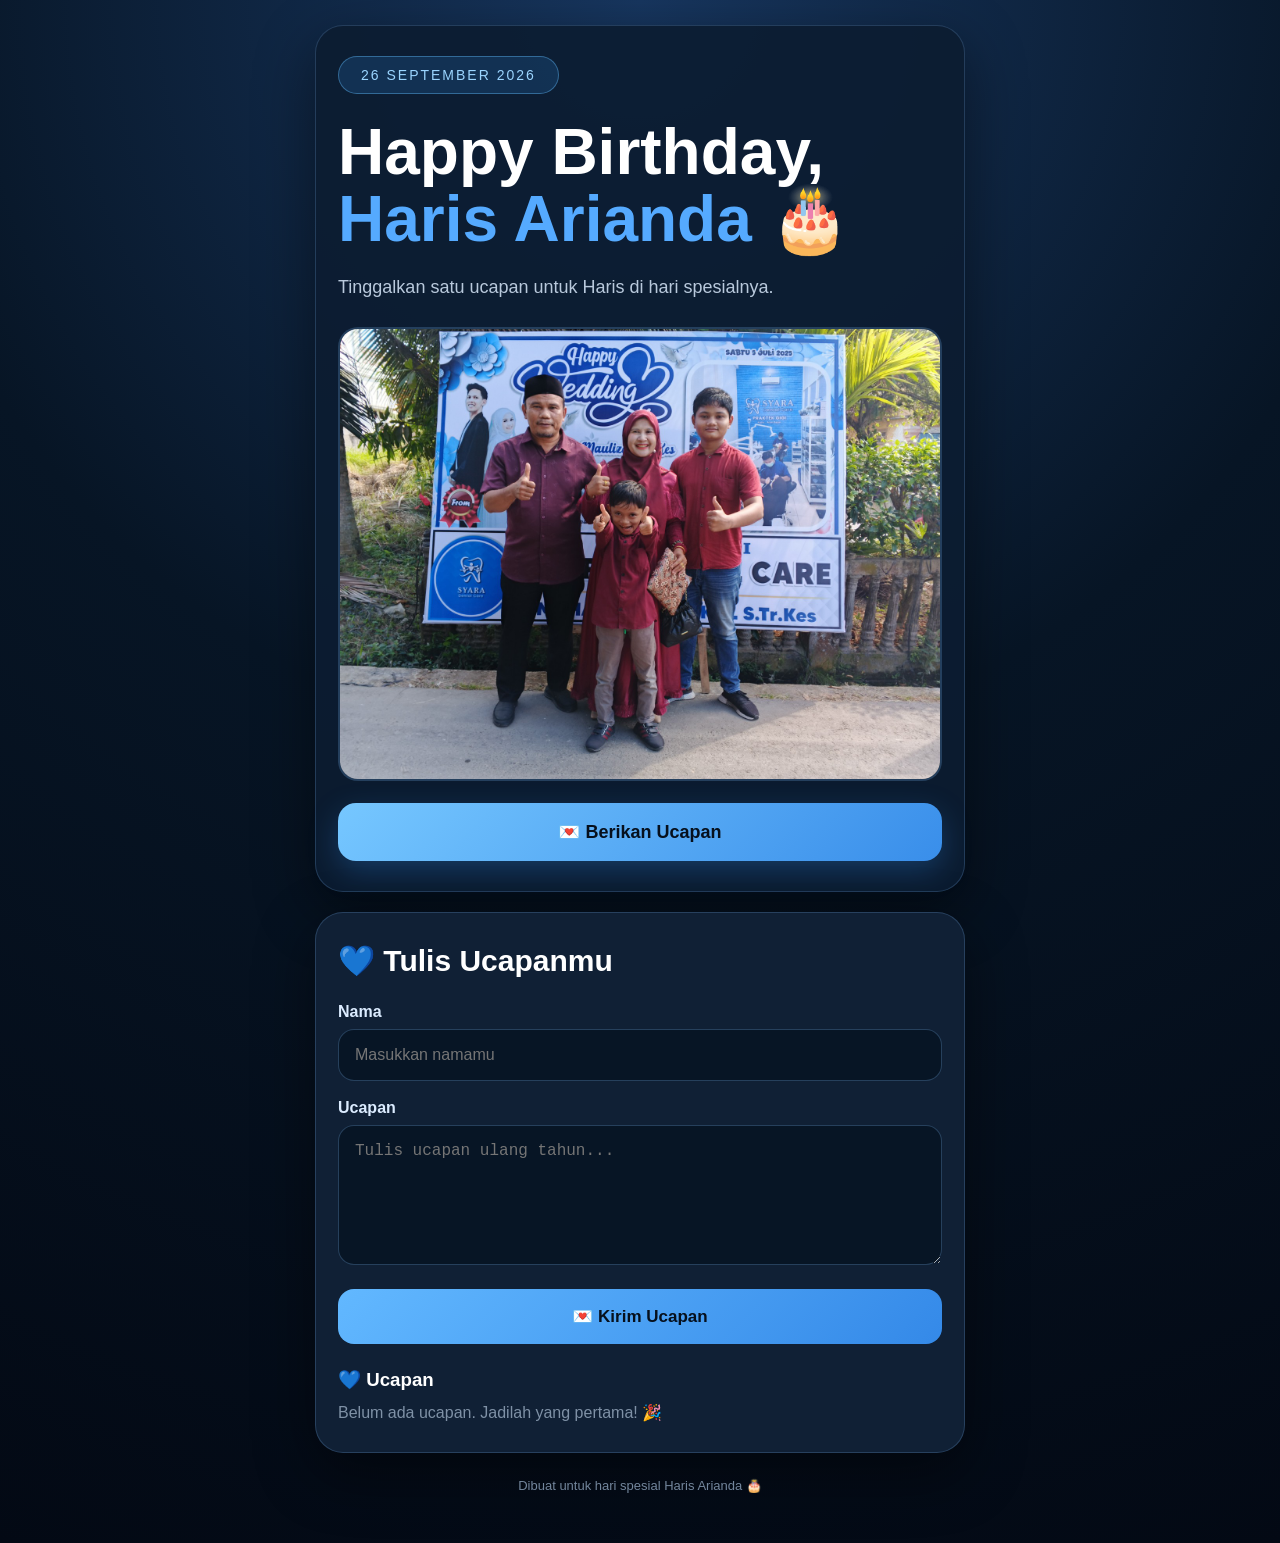
<file: index.html>
<!DOCTYPE html>
<html lang="id">
<head>
  <meta charset="UTF-8">
  <meta name="viewport" content="width=device-width, initial-scale=1.0">

  <title>Happy Birthday Haris Arianda 🎂</title>

  <meta name="description" content="Ucapan ulang tahun untuk Haris Arianda">

  <style>
    * {
      box-sizing: border-box;
      margin: 0;
      padding: 0;
    }

    body {
      font-family: Arial, Helvetica, sans-serif;
      background:
        radial-gradient(circle at top, #17365f 0%, #071525 45%, #030914 100%);
      color: white;
      min-height: 100vh;
      padding: 25px 15px 50px;
    }

    .container {
      width: 100%;
      max-width: 650px;
      margin: auto;
    }

    .card {
      background: rgba(13, 29, 49, 0.92);
      border: 1px solid rgba(130, 190, 255, 0.2);
      border-radius: 28px;
      padding: 30px 22px;
      box-shadow: 0 20px 60px rgba(0, 0, 0, 0.45);
      margin-bottom: 20px;
    }

    .date {
      display: inline-block;
      padding: 10px 22px;
      border-radius: 30px;
      background: rgba(50, 145, 230, 0.18);
      border: 1px solid rgba(100, 190, 255, 0.4);
      color: #9bd5ff;
      font-size: 14px;
      letter-spacing: 2px;
      margin-bottom: 25px;
    }

    h1 {
      font-size: clamp(36px, 10vw, 64px);
      line-height: 1.05;
      margin-bottom: 20px;
    }

    h1 span {
      color: #55aaff;
    }

    .intro {
      color: #b9c9dc;
      font-size: 18px;
      line-height: 1.6;
      margin-bottom: 25px;
    }

    .photo-box {
      width: 100%;
      overflow: hidden;
      border-radius: 20px;
      border: 2px solid rgba(120, 190, 255, 0.25);
      background: #081426;
      margin-bottom: 22px;
    }

    .photo-box img {
      width: 100%;
      display: block;
      max-height: 500px;
      object-fit: cover;
    }

    .photo-error {
      display: none;
      padding: 25px;
      text-align: center;
      color: #b9c9dc;
    }

    .birthday-button {
      display: block;
      width: 100%;
      padding: 18px;
      border: none;
      border-radius: 18px;
      background: linear-gradient(135deg, #76c7ff, #398eea);
      color: #06101d;
      font-size: 18px;
      font-weight: bold;
      cursor: pointer;
      box-shadow: 0 10px 30px rgba(50, 150, 255, 0.25);
    }

    .birthday-button:active {
      transform: scale(0.98);
    }

    .form-card {
      background: rgba(17, 34, 55, 0.95);
    }

    .form-title {
      font-size: 30px;
      margin-bottom: 25px;
    }

    label {
      display: block;
      font-size: 16px;
      font-weight: bold;
      margin: 18px 0 8px;
      color: #dcecff;
    }

    input,
    textarea {
      width: 100%;
      border: 1px solid rgba(130, 190, 255, 0.25);
      border-radius: 16px;
      padding: 16px;
      background: #071525;
      color: white;
      font-size: 16px;
      outline: none;
    }

    input:focus,
    textarea:focus {
      border-color: #55aaff;
    }

    textarea {
      min-height: 140px;
      resize: vertical;
    }

    .send-button {
      width: 100%;
      margin-top: 20px;
      padding: 17px;
      border: none;
      border-radius: 16px;
      background: linear-gradient(135deg, #62b8ff, #3489e8);
      color: #06101d;
      font-size: 17px;
      font-weight: bold;
      cursor: pointer;
    }

    .message {
      display: none;
      margin-top: 18px;
      padding: 15px;
      border-radius: 14px;
      background: rgba(70, 180, 120, 0.15);
      border: 1px solid rgba(80, 200, 130, 0.3);
      color: #baf5d0;
      line-height: 1.5;
    }

    .wishes {
      margin-top: 25px;
    }

    .wish {
      background: rgba(4, 17, 31, 0.7);
      border: 1px solid rgba(120, 180, 230, 0.15);
      border-radius: 16px;
      padding: 15px;
      margin-top: 12px;
    }

    .wish-name {
      font-weight: bold;
      color: #70bdff;
      margin-bottom: 7px;
    }

    .wish-text {
      color: #d0dceb;
      line-height: 1.5;
    }

    footer {
      text-align: center;
      color: #73869c;
      font-size: 13px;
      margin-top: 25px;
    }

    .heart {
      position: fixed;
      bottom: -30px;
      font-size: 20px;
      animation: floatUp 5s linear forwards;
      pointer-events: none;
      z-index: 100;
    }

    @keyframes floatUp {
      0% {
        transform: translateY(0) rotate(0deg);
        opacity: 1;
      }

      100% {
        transform: translateY(-110vh) rotate(360deg);
        opacity: 0;
      }
    }

    .hidden {
      display: none;
    }
  </style>
</head>

<body>

  <main class="container">

    <!-- BAGIAN UTAMA -->
    <section class="card">

      <div class="date">
        26 SEPTEMBER 2026
      </div>

      <h1>
        Happy Birthday,<br>
        <span>Haris Arianda</span> 🎂
      </h1>

      <p class="intro">
        Tinggalkan satu ucapan untuk Haris di hari spesialnya.
      </p>

      <!-- FOTO -->
      <div class="photo-box">

        <!--
          PENTING:
          haris.jpg harus berada satu folder dengan index.html
        -->
        <img
          src="haris.jpg"
          alt="Foto Haris dan keluarga"
          onerror="showImageError()"
        >

        <div id="photoError" class="photo-error">
          🖼️ Foto belum ditemukan.<br>
          Pastikan file <b>haris.jpg</b> berada di folder yang sama
          dengan index.html.
        </div>

      </div>

      <button class="birthday-button" onclick="scrollToForm()">
        💌 Berikan Ucapan
      </button>

    </section>


    <!-- FORM UCAPAN -->
    <section class="card form-card" id="formSection">

      <h2 class="form-title">
        💙 Tulis Ucapanmu
      </h2>

      <form id="wishForm">

        <label for="name">
          Nama
        </label>

        <input
          type="text"
          id="name"
          placeholder="Masukkan namamu"
          maxlength="40"
          required
        >

        <label for="wish">
          Ucapan
        </label>

        <textarea
          id="wish"
          placeholder="Tulis ucapan ulang tahun..."
          maxlength="300"
          required
        ></textarea>

        <button
          type="submit"
          class="send-button"
        >
          💌 Kirim Ucapan
        </button>

      </form>

      <div id="message" class="message"></div>

      <!-- UCAPAN YANG TERSIMPAN DI PERANGKAT -->
      <div class="wishes">

        <h3>
          💙 Ucapan
        </h3>

        <div id="wishList"></div>

      </div>

    </section>


    <footer>
      Dibuat untuk hari spesial Haris Arianda 🎂
    </footer>

  </main>


  <script>

    /* =========================
       FOTO
    ========================= */

    function showImageError() {
      document.querySelector(".photo-box img").style.display = "none";
      document.getElementById("photoError").style.display = "block";
    }


    /* =========================
       TOMBOL UCAPAN
    ========================= */

    function scrollToForm() {
      document.getElementById("formSection").scrollIntoView({
        behavior: "smooth"
      });
    }


    /* =========================
       FORM UCAPAN
    ========================= */

    const form = document.getElementById("wishForm");
    const wishList = document.getElementById("wishList");
    const message = document.getElementById("message");


    function loadWishes() {

      const saved =
        JSON.parse(localStorage.getItem("birthdayWishes")) || [];

      wishList.innerHTML = "";

      if (saved.length === 0) {

        wishList.innerHTML = `
          <p style="color:#7f91a6;margin-top:12px;">
            Belum ada ucapan. Jadilah yang pertama! 🎉
          </p>
        `;

        return;
      }

      saved.forEach(function(item) {

        const div = document.createElement("div");

        div.className = "wish";

        div.innerHTML = `
          <div class="wish-name">
            💙 ${escapeHTML(item.name)}
          </div>

          <div class="wish-text">
            ${escapeHTML(item.wish)}
          </div>
        `;

        wishList.appendChild(div);

      });

    }


    form.addEventListener("submit", function(event) {

      event.preventDefault();

      const name =
        document.getElementById("name").value.trim();

      const wish =
        document.getElementById("wish").value.trim();


      if (!name || !wish) {
        return;
      }


      const saved =
        JSON.parse(localStorage.getItem("birthdayWishes")) || [];


      saved.unshift({
        name: name,
        wish: wish
      });


      localStorage.setItem(
        "birthdayWishes",
        JSON.stringify(saved)
      );


      form.reset();

      message.style.display = "block";

      message.innerHTML =
        "✅ Ucapan berhasil ditambahkan!";


      loadWishes();

      createHeart();


      setTimeout(function() {
        message.style.display = "none";
      }, 3000);

    });


    /* =========================
       KEAMANAN TEKS
    ========================= */

    function escapeHTML(text) {

      const div = document.createElement("div");

      div.textContent = text;

      return div.innerHTML;

    }


    /* =========================
       EFEK HATI
    ========================= */

    function createHeart() {

      const heart =
        document.createElement("div");

      heart.className = "heart";

      heart.textContent = "💙";

      heart.style.left =
        Math.random() * 100 + "vw";

      heart.style.animationDuration =
        (3 + Math.random() * 3) + "s";

      document.body.appendChild(heart);


      setTimeout(function() {
        heart.remove();
      }, 6000);

    }


    /* =========================
       UCAPAN AWAL
    ========================= */

    loadWishes();

  </script>

</body>
</html>
</file>
